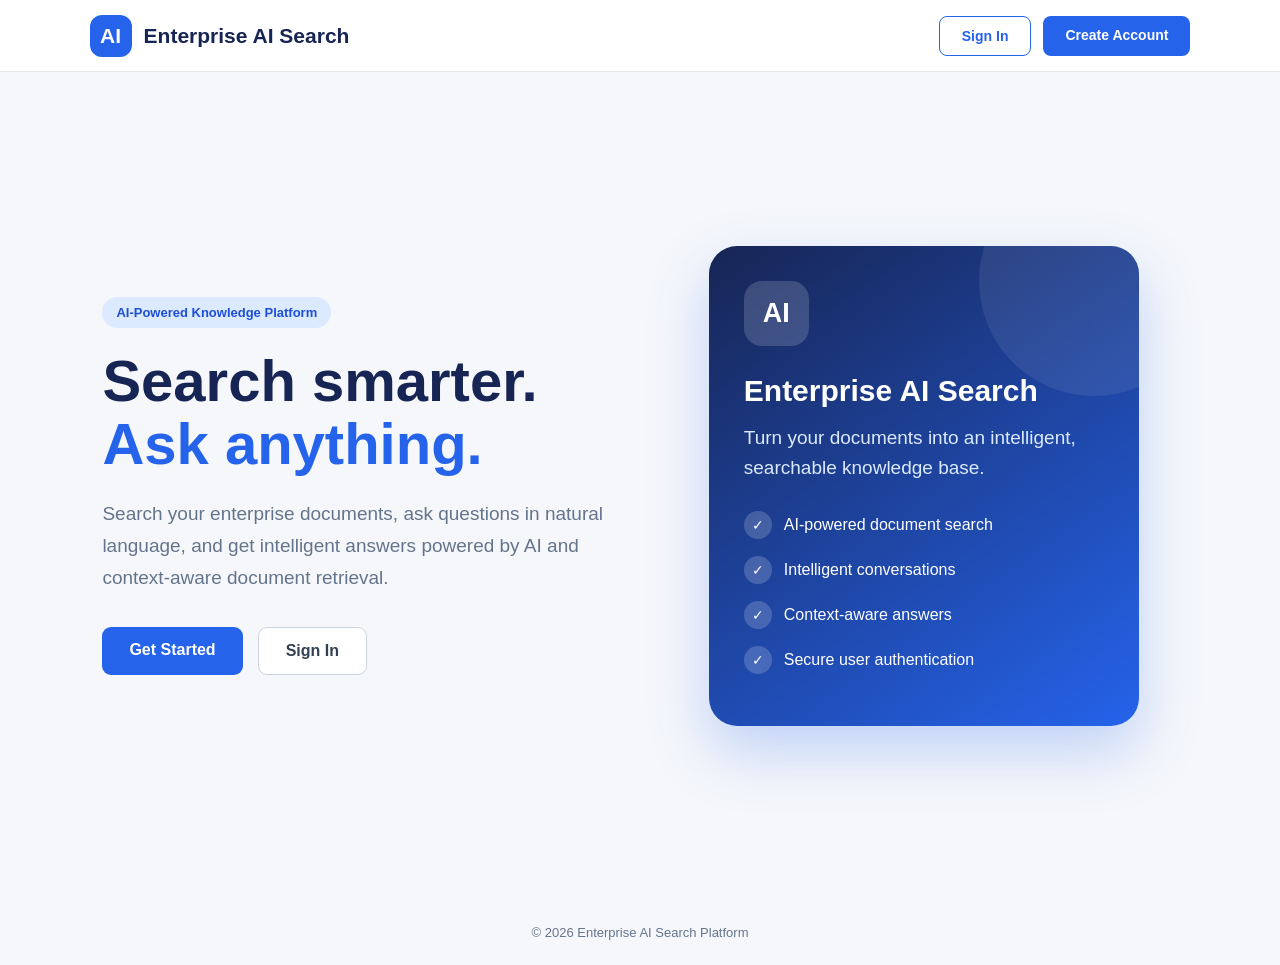
<file: frontend/index.html>
<!DOCTYPE html>
<html lang="en">
<head>
    <meta charset="UTF-8">
    <meta name="viewport" content="width=device-width, initial-scale=1.0">

    <title>Enterprise AI Search</title>

    <link rel="stylesheet" href="css/style.css">

    <style>
        * {
            margin: 0;
            padding: 0;
            box-sizing: border-box;
        }

        body {
            font-family: Arial, Helvetica, sans-serif;
            background: #f5f7fb;
            color: #172033;
        }

        .navbar {
            height: 72px;
            background: white;
            border-bottom: 1px solid #e5e7eb;
            display: flex;
            align-items: center;
            justify-content: space-between;
            padding: 0 7%;
        }

        .logo {
            display: flex;
            align-items: center;
            gap: 12px;
            font-size: 21px;
            font-weight: 700;
            color: #172554;
        }

        .logo-icon {
            width: 42px;
            height: 42px;
            border-radius: 12px;
            background: #2563eb;
            color: white;
            display: flex;
            align-items: center;
            justify-content: center;
            font-weight: bold;
        }

        .nav-buttons {
            display: flex;
            gap: 12px;
        }

        .btn {
            text-decoration: none;
            padding: 11px 22px;
            border-radius: 8px;
            font-size: 14px;
            font-weight: 600;
            transition: 0.2s;
        }

        .btn-login {
            color: #2563eb;
            border: 1px solid #2563eb;
            background: white;
        }

        .btn-login:hover {
            background: #eff6ff;
        }

        .btn-register {
            color: white;
            background: #2563eb;
        }

        .btn-register:hover {
            background: #1d4ed8;
        }

        .hero {
            min-height: calc(100vh - 72px);
            display: flex;
            align-items: center;
            justify-content: space-between;
            gap: 60px;
            padding: 70px 8%;
        }

        .hero-left {
            flex: 1;
            max-width: 650px;
        }

        .badge {
            display: inline-block;
            padding: 8px 14px;
            background: #dbeafe;
            color: #1d4ed8;
            border-radius: 20px;
            font-size: 13px;
            font-weight: 600;
            margin-bottom: 22px;
        }

        .hero h1 {
            font-size: 58px;
            line-height: 1.08;
            margin-bottom: 22px;
            color: #172554;
        }

        .hero h1 span {
            color: #2563eb;
        }

        .hero p {
            font-size: 19px;
            line-height: 1.7;
            color: #64748b;
            margin-bottom: 32px;
        }

        .hero-buttons {
            display: flex;
            gap: 15px;
            flex-wrap: wrap;
        }

        .primary-btn {
            display: inline-block;
            text-decoration: none;
            padding: 14px 27px;
            border-radius: 9px;
            background: #2563eb;
            color: white;
            font-weight: 600;
        }

        .primary-btn:hover {
            background: #1d4ed8;
        }

        .secondary-btn {
            display: inline-block;
            text-decoration: none;
            padding: 14px 27px;
            border-radius: 9px;
            border: 1px solid #cbd5e1;
            background: white;
            color: #334155;
            font-weight: 600;
        }

        .secondary-btn:hover {
            background: #f8fafc;
        }

        .hero-right {
            flex: 1;
            display: flex;
            justify-content: center;
        }

        .ai-card {
            width: 430px;
            min-height: 430px;
            background: linear-gradient(145deg, #172554, #2563eb);
            border-radius: 28px;
            padding: 35px;
            color: white;
            box-shadow: 0 25px 60px rgba(37, 99, 235, 0.25);
            position: relative;
            overflow: hidden;
        }

        .ai-card::before {
            content: "";
            position: absolute;
            width: 230px;
            height: 230px;
            border-radius: 50%;
            background: rgba(255,255,255,0.08);
            top: -80px;
            right: -70px;
        }

        .ai-icon {
            width: 65px;
            height: 65px;
            border-radius: 18px;
            background: rgba(255,255,255,0.16);
            display: flex;
            align-items: center;
            justify-content: center;
            font-size: 27px;
            font-weight: bold;
            margin-bottom: 28px;
        }

        .ai-card h2 {
            font-size: 30px;
            margin-bottom: 15px;
        }

        .ai-card p {
            color: #dbeafe;
            line-height: 1.6;
            margin-bottom: 28px;
        }

        .feature {
            display: flex;
            align-items: center;
            gap: 12px;
            margin: 17px 0;
            color: white;
        }

        .check {
            width: 28px;
            height: 28px;
            border-radius: 50%;
            background: rgba(255,255,255,0.18);
            display: flex;
            align-items: center;
            justify-content: center;
            font-size: 14px;
        }

        footer {
            text-align: center;
            padding: 25px;
            color: #64748b;
            font-size: 13px;
        }

        @media (max-width: 900px) {
            .hero {
                flex-direction: column;
                padding: 50px 6%;
                text-align: center;
            }

            .hero-buttons {
                justify-content: center;
            }

            .hero h1 {
                font-size: 44px;
            }

            .hero-right {
                width: 100%;
            }
        }

        @media (max-width: 550px) {
            .navbar {
                padding: 0 20px;
            }

            .logo span {
                display: none;
            }

            .hero h1 {
                font-size: 37px;
            }

            .hero p {
                font-size: 16px;
            }

            .ai-card {
                width: 100%;
                min-height: auto;
            }

            .nav-buttons .btn {
                padding: 9px 12px;
            }
        }
    </style>
</head>

<body>

<nav class="navbar">

    <div class="logo">
        <div class="logo-icon">AI</div>
        <span>Enterprise AI Search</span>
    </div>

    <div class="nav-buttons">
        <a href="login.html" class="btn btn-login">Sign In</a>
        <a href="register.html" class="btn btn-register">Create Account</a>
    </div>

</nav>


<main class="hero">

    <section class="hero-left">

        <div class="badge">
            AI-Powered Knowledge Platform
        </div>

        <h1>
            Search smarter.<br>
            <span>Ask anything.</span>
        </h1>

        <p>
            Search your enterprise documents, ask questions in natural
            language, and get intelligent answers powered by AI and
            context-aware document retrieval.
        </p>

        <div class="hero-buttons">

            <a href="register.html" class="primary-btn">
                Get Started
            </a>

            <a href="login.html" class="secondary-btn">
                Sign In
            </a>

        </div>

    </section>


    <section class="hero-right">

        <div class="ai-card">

            <div class="ai-icon">
                AI
            </div>

            <h2>
                Enterprise AI Search
            </h2>

            <p>
                Turn your documents into an intelligent,
                searchable knowledge base.
            </p>

            <div class="feature">
                <div class="check">✓</div>
                <span>AI-powered document search</span>
            </div>

            <div class="feature">
                <div class="check">✓</div>
                <span>Intelligent conversations</span>
            </div>

            <div class="feature">
                <div class="check">✓</div>
                <span>Context-aware answers</span>
            </div>

            <div class="feature">
                <div class="check">✓</div>
                <span>Secure user authentication</span>
            </div>

        </div>

    </section>

</main>


<footer>
    © 2026 Enterprise AI Search Platform
</footer>

</body>
</html>
</file>
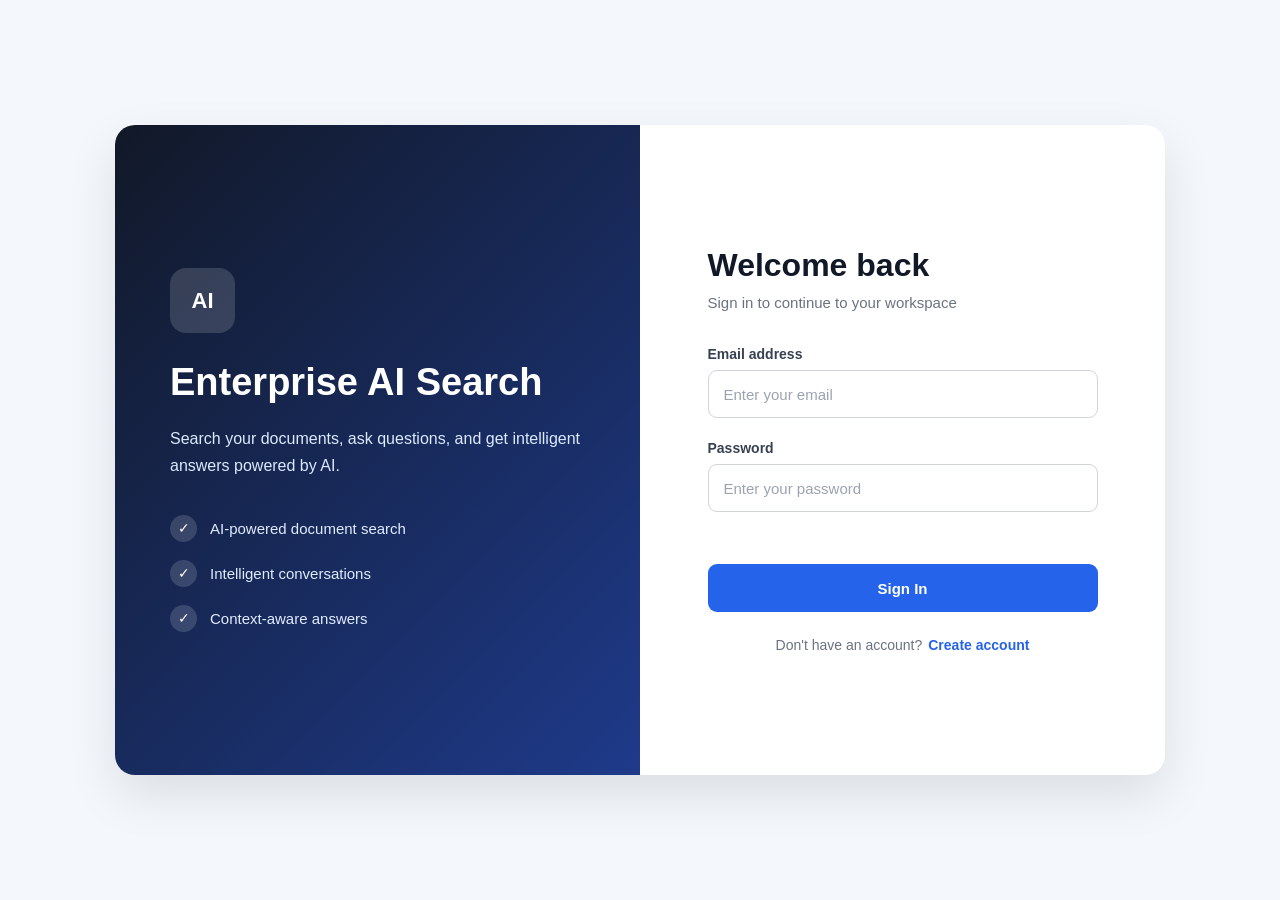
<file: frontend/chat.html>
<!DOCTYPE html>
<html lang="en">
<head>
    <meta charset="UTF-8">

    <meta name="viewport"
          content="width=device-width, initial-scale=1.0">

    <title>Enterprise AI Search</title>

    <style>
        * {
            box-sizing: border-box;
            margin: 0;
            padding: 0;
            font-family: Arial, Helvetica, sans-serif;
        }

        body {
            height: 100vh;
            background: #f5f7fb;
            color: #1f2937;
            overflow: hidden;
        }

        .app {
            display: flex;
            height: 100vh;
        }

        /* ================= SIDEBAR ================= */

        .sidebar {
            width: 290px;
            background: #111827;
            color: white;
            display: flex;
            flex-direction: column;
            border-right: 1px solid #273244;
        }

        .sidebar-header {
            padding: 22px 20px;
            border-bottom: 1px solid #273244;
        }

        .logo {
            display: flex;
            align-items: center;
            gap: 12px;
        }

        .logo-box {
            width: 42px;
            height: 42px;
            border-radius: 12px;
            background: #2563eb;
            display: flex;
            align-items: center;
            justify-content: center;
            font-weight: bold;
            font-size: 20px;
        }

        .logo-text {
            font-size: 17px;
            font-weight: 700;
        }

        .new-chat {
            margin: 18px;
            padding: 12px 16px;
            border: 1px solid #374151;
            background: #1f2937;
            color: white;
            border-radius: 10px;
            cursor: pointer;
            font-size: 14px;
            font-weight: 600;
        }

        .new-chat:hover {
            background: #374151;
        }

        .conversation-title {
            padding: 0 18px 10px;
            font-size: 12px;
            color: #9ca3af;
            text-transform: uppercase;
            letter-spacing: 1px;
        }

        .conversation-list {
            flex: 1;
            overflow-y: auto;
            padding: 0 10px;
        }

        .conversation-item {
            padding: 12px 12px;
            margin-bottom: 5px;
            border-radius: 8px;
            cursor: pointer;
            color: #d1d5db;
            font-size: 14px;
            white-space: nowrap;
            overflow: hidden;
            text-overflow: ellipsis;
        }

        .conversation-item:hover {
            background: #1f2937;
        }

        .conversation-item.active {
            background: #2563eb;
            color: white;
        }

        .sidebar-footer {
            border-top: 1px solid #273244;
            padding: 15px;
        }

        .user-email {
            font-size: 12px;
            color: #9ca3af;
            margin-bottom: 10px;
            word-break: break-all;
        }

        .logout-btn {
            width: 100%;
            padding: 10px;
            border: none;
            border-radius: 8px;
            background: #374151;
            color: white;
            cursor: pointer;
        }

        .logout-btn:hover {
            background: #4b5563;
        }

        /* ================= MAIN ================= */

        .main {
            flex: 1;
            display: flex;
            flex-direction: column;
            min-width: 0;
        }

        .topbar {
            height: 70px;
            background: white;
            border-bottom: 1px solid #e5e7eb;
            display: flex;
            align-items: center;
            justify-content: space-between;
            padding: 0 25px;
        }

        .topbar h1 {
            font-size: 20px;
            color: #111827;
        }

        .status {
            display: flex;
            align-items: center;
            gap: 8px;
            font-size: 13px;
            color: #6b7280;
        }

        .status-dot {
            width: 9px;
            height: 9px;
            border-radius: 50%;
            background: #22c55e;
        }

        /* ================= CHAT ================= */

        .chat-container {
            flex: 1;
            display: flex;
            flex-direction: column;
            min-height: 0;
        }

        .messages {
            flex: 1;
            overflow-y: auto;
            padding: 30px;
        }

        .welcome {
            max-width: 700px;
            margin: 100px auto 0;
            text-align: center;
        }

        .welcome-icon {
            width: 70px;
            height: 70px;
            margin: 0 auto 20px;
            background: #dbeafe;
            color: #2563eb;
            border-radius: 20px;
            display: flex;
            align-items: center;
            justify-content: center;
            font-size: 30px;
            font-weight: bold;
        }

        .welcome h2 {
            font-size: 30px;
            margin-bottom: 12px;
            color: #111827;
        }

        .welcome p {
            color: #6b7280;
            font-size: 16px;
            line-height: 1.6;
        }

        .message {
            max-width: 850px;
            margin: 0 auto 22px;
            display: flex;
            gap: 12px;
        }

        .message.user {
            justify-content: flex-end;
        }

        .message-content {
            max-width: 75%;
            padding: 14px 17px;
            border-radius: 14px;
            line-height: 1.6;
            font-size: 14px;
            white-space: pre-wrap;
        }

        .message.user .message-content {
            background: #2563eb;
            color: white;
            border-bottom-right-radius: 4px;
        }

        .message.assistant .message-content {
            background: white;
            border: 1px solid #e5e7eb;
            color: #1f2937;
            border-bottom-left-radius: 4px;
        }

        .message-label {
            font-size: 11px;
            color: #9ca3af;
            margin-bottom: 5px;
        }

        /* ================= INPUT ================= */

        .input-area {
            padding: 18px 30px 25px;
            background: #f5f7fb;
        }

        .input-wrapper {
            max-width: 850px;
            margin: auto;
            background: white;
            border: 1px solid #d1d5db;
            border-radius: 15px;
            padding: 10px;
            display: flex;
            gap: 10px;
            box-shadow: 0 4px 15px rgba(0,0,0,0.05);
        }

        .question-input {
            flex: 1;
            border: none;
            outline: none;
            resize: none;
            padding: 12px;
            font-size: 14px;
            min-height: 44px;
            max-height: 130px;
        }

        .send-btn {
            width: 48px;
            height: 48px;
            border: none;
            border-radius: 12px;
            background: #2563eb;
            color: white;
            cursor: pointer;
            font-size: 18px;
        }

        .send-btn:hover {
            background: #1d4ed8;
        }

        .send-btn:disabled {
            background: #93c5fd;
            cursor: not-allowed;
        }

        .hint {
            text-align: center;
            font-size: 11px;
            color: #9ca3af;
            margin-top: 9px;
        }

        /* ================= LOADING ================= */

        .typing {
            display: flex;
            gap: 4px;
            padding: 5px;
        }

        .typing span {
            width: 7px;
            height: 7px;
            background: #9ca3af;
            border-radius: 50%;
            animation: blink 1.2s infinite;
        }

        .typing span:nth-child(2) {
            animation-delay: .2s;
        }

        .typing span:nth-child(3) {
            animation-delay: .4s;
        }

        @keyframes blink {
            0%, 80%, 100% {
                opacity: .3;
            }

            40% {
                opacity: 1;
            }
        }

        /* ================= RESPONSIVE ================= */

        @media (max-width: 800px) {

            .sidebar {
                width: 220px;
            }

            .messages {
                padding: 20px 12px;
            }

            .input-area {
                padding: 12px;
            }

            .message-content {
                max-width: 85%;
            }

            .welcome {
                margin-top: 60px;
            }

            .welcome h2 {
                font-size: 24px;
            }
        }

        @media (max-width: 600px) {

            .sidebar {
                display: none;
            }

            .topbar {
                padding: 0 15px;
            }

            .messages {
                padding: 15px 10px;
            }

            .message-content {
                max-width: 90%;
            }
        }
    </style>
</head>

<body>

<div class="app">

    <!-- ================= SIDEBAR ================= -->

    <aside class="sidebar">

        <div class="sidebar-header">

            <div class="logo">

                <div class="logo-box">
                    AI
                </div>

                <div class="logo-text">
                    Enterprise AI Search
                </div>

            </div>

        </div>

        <button class="new-chat" id="newChatBtn">
            + New Conversation
        </button>

        <div class="conversation-title">
            Conversations
        </div>

        <div class="conversation-list"
             id="conversationList">
        </div>

        <div class="sidebar-footer">

            <div class="user-email"
                 id="userEmail">
                Loading...
            </div>

            <button class="logout-btn"
                    id="logoutBtn">
                Logout
            </button>

        </div>

    </aside>


    <!-- ================= MAIN ================= -->

    <main class="main">

        <header class="topbar">

            <h1 id="conversationTitle">
                New Conversation
            </h1>

            <div class="status">

                <span class="status-dot"></span>

                AI Online

            </div>

        </header>


        <section class="chat-container">

            <div class="messages"
                 id="messages">

                <div class="welcome"
                     id="welcome">

                    <div class="welcome-icon">
                        AI
                    </div>

                    <h2>
                        Welcome to Enterprise AI Search
                    </h2>

                    <p>
                        Ask questions about your uploaded documents
                        and get context-aware answers powered by AI.
                    </p>

                </div>

            </div>


            <div class="input-area">

                <div class="input-wrapper">

                    <textarea
                            id="questionInput"
                            class="question-input"
                            placeholder="Ask something about your documents..."
                            rows="1">
                    </textarea>

                    <button
                            id="sendBtn"
                            class="send-btn">
                        ➤
                    </button>

                </div>

                <div class="hint">
                    Enterprise AI Search • Context-aware answers
                </div>

            </div>

        </section>

    </main>

</div>


<script>

    const DOCUMENT_SERVICE =
        "http://localhost:8081";

    let token = localStorage.getItem("token");

    let currentConversationId = null;


    /* =========================================
       CHECK LOGIN
       ========================================= */

    if (!token) {

        window.location.href = "login.html";

    }


    /* =========================================
       AUTH HEADERS
       ========================================= */

    function authHeaders() {

        return {

            "Content-Type": "application/json",

            "Authorization": "Bearer " + token

        };

    }


    /* =========================================
       USER EMAIL
       ========================================= */

    function loadUserEmail() {

        const email =
            localStorage.getItem("email") ||
            localStorage.getItem("userEmail") ||
            "Logged in user";

        document.getElementById("userEmail")
            .textContent = email;

    }


    /* =========================================
       LOAD CONVERSATIONS
       ========================================= */

    async function loadConversations() {

        try {

            const response =
                await fetch(
                    DOCUMENT_SERVICE +
                    "/api/v1/conversations",
                    {
                        method: "GET",
                        headers: authHeaders()
                    }
                );

            if (response.status === 401 ||
                response.status === 403) {

                logout();

                return;

            }

            if (!response.ok) {

                throw new Error(
                    "Failed to load conversations"
                );

            }

            const conversations =
                await response.json();

            renderConversations(conversations);

            if (conversations.length > 0) {

                openConversation(
                    conversations[0].id
                );

            }

        } catch (error) {

            console.error(
                "Conversation loading error:",
                error
            );

        }

    }


    /* =========================================
       RENDER CONVERSATIONS
       ========================================= */

    function renderConversations(
        conversations
    ) {

        const list =
            document.getElementById(
                "conversationList"
            );

        list.innerHTML = "";

        conversations.forEach(
            conversation => {

                const item =
                    document.createElement("div");

                item.className =
                    "conversation-item";

                item.textContent =
                    conversation.title ||
                    "New Conversation";

                item.dataset.id =
                    conversation.id;

                item.onclick = function () {

                    openConversation(
                        conversation.id
                    );

                };

                list.appendChild(item);

            }
        );

    }


    /* =========================================
       CREATE CONVERSATION
       ========================================= */

    async function createConversation() {

        try {

            const response =
                await fetch(
                    DOCUMENT_SERVICE +
                    "/api/v1/conversations",
                    {
                        method: "POST",
                        headers: authHeaders(),
                        body: JSON.stringify({
                            title: ""
                        })
                    }
                );

            if (!response.ok) {

                throw new Error(
                    "Could not create conversation"
                );

            }

            const conversation =
                await response.json();

            currentConversationId =
                conversation.id;

            document.getElementById(
                "conversationTitle"
            ).textContent =
                conversation.title ||
                "New Conversation";

            clearMessages();

            await loadConversations();

            currentConversationId =
                conversation.id;

        } catch (error) {

            console.error(
                "Create conversation error:",
                error
            );

            alert(
                "Could not create conversation."
            );

        }

    }


    /* =========================================
       OPEN CONVERSATION
       ========================================= */

    async function openConversation(
        conversationId
    ) {

        currentConversationId =
            conversationId;

        try {

            const response =
                await fetch(
                    DOCUMENT_SERVICE +
                    "/api/v1/conversations/" +
                    conversationId +
                    "/messages",
                    {
                        method: "GET",
                        headers: authHeaders()
                    }
                );

            if (!response.ok) {

                throw new Error(
                    "Could not load messages"
                );

            }

            const messages =
                await response.json();

            clearMessages();

            const conversationResponse =
                await fetch(
                    DOCUMENT_SERVICE +
                    "/api/v1/conversations",
                    {
                        method: "GET",
                        headers: authHeaders()
                    }
                );

            if (conversationResponse.ok) {

                const conversations =
                    await conversationResponse.json();

                const conversation =
                    conversations.find(
                        c =>
                            c.id === conversationId
                    );

                if (conversation) {

                    document.getElementById(
                        "conversationTitle"
                    ).textContent =
                        conversation.title ||
                        "New Conversation";

                }

            }

            messages.forEach(message => {

                addMessage(
                    message.role === "USER"
                        ? "user"
                        : "assistant",
                    message.content
                );

            });

            updateActiveConversation();

        } catch (error) {

            console.error(
                "Open conversation error:",
                error
            );

        }

    }


    /* =========================================
       SEND QUESTION
       ========================================= */

    async function sendQuestion() {

        const input =
            document.getElementById(
                "questionInput"
            );

        const sendButton =
            document.getElementById(
                "sendBtn"
            );

        const question =
            input.value.trim();

        if (!question) {

            return;

        }

        if (!currentConversationId) {

            await createConversation();

        }

        if (!currentConversationId) {

            return;

        }

        addMessage(
            "user",
            question
        );

        input.value = "";

        sendButton.disabled = true;

        const loading =
            addLoadingMessage();

        try {

            const response =
                await fetch(
                    DOCUMENT_SERVICE +
                    "/api/v1/conversations/" +
                    currentConversationId +
                    "/ask",
                    {
                        method: "POST",
                        headers: authHeaders(),
                        body: JSON.stringify({
                            question: question,
                            limit: 5
                        })
                    }
                );

            if (response.status === 401 ||
                response.status === 403) {

                logout();

                return;

            }

            if (!response.ok) {

                const errorText =
                    await response.text();

                throw new Error(
                    errorText ||
                    "Failed to get AI response"
                );

            }

            const result =
                await response.json();

            loading.remove();

            addMessage(
                "assistant",
                result.answer ||
                "I couldn't generate an answer."
            );

            await loadConversations();

        } catch (error) {

            loading.remove();

            console.error(
                "Ask question error:",
                error
            );

            addMessage(
                "assistant",
                "Sorry, something went wrong while getting the AI response."
            );

        } finally {

            sendButton.disabled = false;

            input.focus();

        }

    }


    /* =========================================
       ADD MESSAGE
       ========================================= */

    function addMessage(
        role,
        content
    ) {

        const messages =
            document.getElementById(
                "messages"
            );

        const welcome =
            document.getElementById(
                "welcome"
            );

        if (welcome) {

            welcome.remove();

        }

        const wrapper =
            document.createElement("div");

        wrapper.className =
            "message " + role;

        const inner =
            document.createElement("div");

        inner.innerHTML =

            '<div class="message-label">' +
            (role === "user"
                ? "You"
                : "AI Assistant") +
            '</div>' +

            '<div class="message-content"></div>';

        inner.querySelector(
            ".message-content"
        ).textContent = content;

        wrapper.appendChild(inner);

        messages.appendChild(wrapper);

        messages.scrollTop =
            messages.scrollHeight;

    }


    /* =========================================
       LOADING MESSAGE
       ========================================= */

    function addLoadingMessage() {

        const messages =
            document.getElementById(
                "messages"
            );

        const wrapper =
            document.createElement("div");

        wrapper.className =
            "message assistant";

        wrapper.innerHTML =

            '<div>' +

            '<div class="message-label">' +
            'AI Assistant' +
            '</div>' +

            '<div class="message-content">' +

            '<div class="typing">' +

            '<span></span>' +
            '<span></span>' +
            '<span></span>' +

            '</div>' +

            '</div>' +

            '</div>';

        messages.appendChild(wrapper);

        messages.scrollTop =
            messages.scrollHeight;

        return wrapper;

    }


    /* =========================================
       CLEAR MESSAGES
       ========================================= */

    function clearMessages() {

        const messages =
            document.getElementById(
                "messages"
            );

        messages.innerHTML = "";

    }


    /* =========================================
       ACTIVE CONVERSATION
       ========================================= */

    function updateActiveConversation() {

        document
            .querySelectorAll(
                ".conversation-item"
            )
            .forEach(item => {

                item.classList.toggle(
                    "active",
                    item.dataset.id ===
                    currentConversationId
                );

            });

    }


    /* =========================================
       LOGOUT
       ========================================= */

    function logout() {

        localStorage.removeItem("token");
        localStorage.removeItem("email");
        localStorage.removeItem("userEmail");

        window.location.href =
            "login.html";

    }


    /* =========================================
       EVENTS
       ========================================= */

    document
        .getElementById("sendBtn")
        .addEventListener(
            "click",
            sendQuestion
        );


    document
        .getElementById("newChatBtn")
        .addEventListener(
            "click",
            createConversation
        );


    document
        .getElementById("logoutBtn")
        .addEventListener(
            "click",
            logout
        );


    document
        .getElementById("questionInput")
        .addEventListener(
            "keydown",
            function(event) {

                if (
                    event.key === "Enter" &&
                    !event.shiftKey
                ) {

                    event.preventDefault();

                    sendQuestion();

                }

            }
        );


    /* =========================================
       INITIALIZE
       ========================================= */

    loadUserEmail();

    loadConversations();

</script>

</body>
</html>
</file>
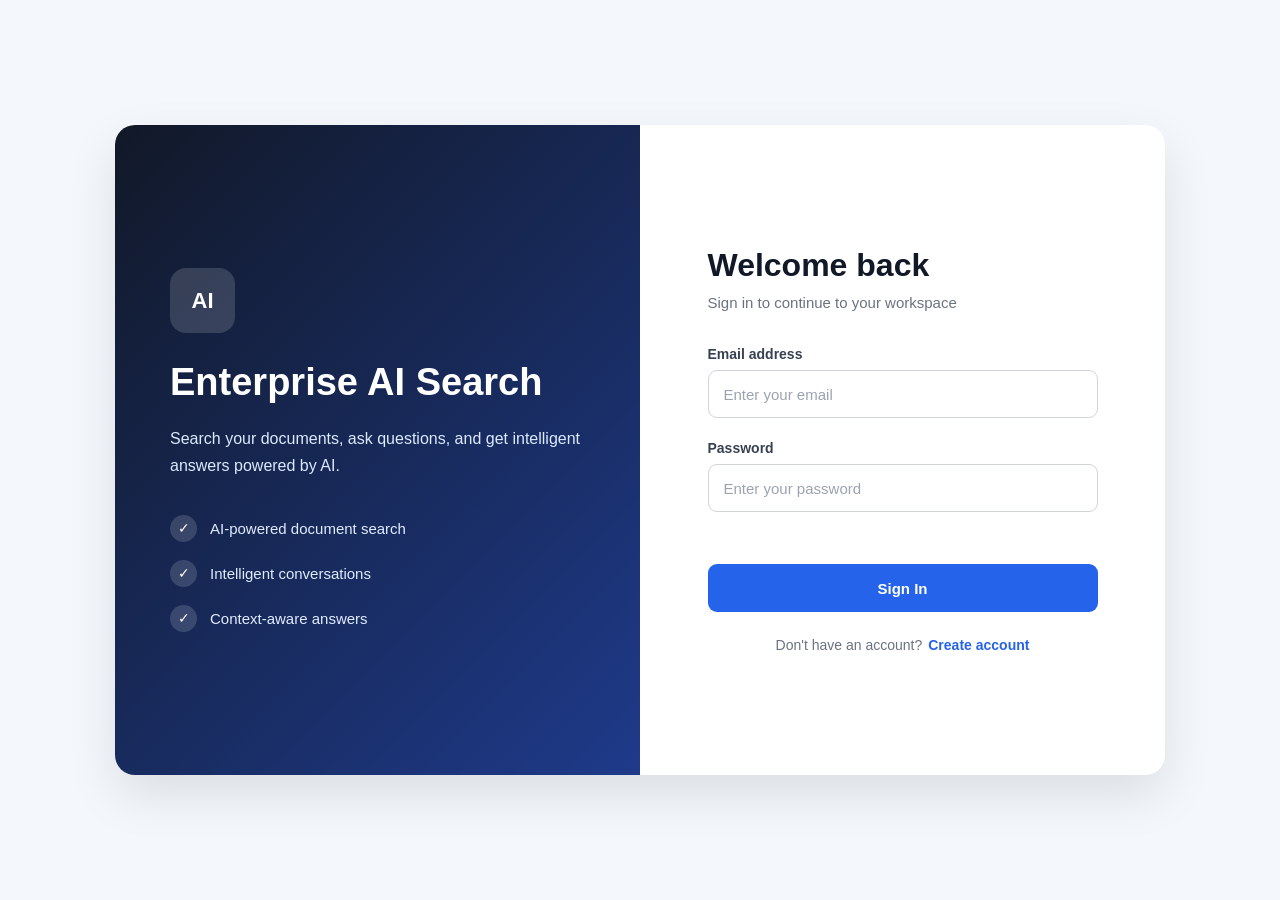
<file: frontend/dashboard.html>
<!DOCTYPE html>
<html lang="en">

<head>

    <meta charset="UTF-8">

    <meta
            name="viewport"
            content="width=device-width, initial-scale=1.0"
    >

    <title>Enterprise AI Search</title>

    <style>

        * {
            margin: 0;
            padding: 0;
            box-sizing: border-box;
            font-family: Arial, Helvetica, sans-serif;
        }


        body {
            height: 100vh;
            background: #f5f7fb;
            display: flex;
            overflow: hidden;
        }


        /* =====================================================
           SIDEBAR
           ===================================================== */

        .sidebar {
            width: 280px;
            background: #172554;
            color: white;
            display: flex;
            flex-direction: column;
            height: 100vh;
        }


        .logo {
            padding: 25px 22px;
            font-size: 22px;
            font-weight: bold;
            border-bottom: 1px solid rgba(255,255,255,0.1);
        }


        .logo span {
            color: #60a5fa;
        }


        .new-chat {
            margin: 20px;
            padding: 13px;
            border: none;
            border-radius: 9px;
            background: #2563eb;
            color: white;
            font-size: 15px;
            font-weight: bold;
            cursor: pointer;
        }


        .new-chat:hover {
            background: #1d4ed8;
        }


        .conversation-title {
            padding: 0 20px 12px;
            color: #94a3b8;
            font-size: 13px;
            text-transform: uppercase;
        }


        .conversation-list {
            flex: 1;
            overflow-y: auto;
            padding: 0 10px;
        }


        .conversation-item {
            padding: 13px 12px;
            border-radius: 8px;
            cursor: pointer;
            margin-bottom: 5px;
            color: white;
            transition: background 0.2s;
        }


        .conversation-item:hover {
            background: #1e3a8a;
        }


        .conversation-item.active {
            background: #2563eb;
        }


        .conversation-title-text {
            white-space: nowrap;
            overflow: hidden;
            text-overflow: ellipsis;
        }


        .loading-conversations,
        .empty-conversations,
        .conversation-error {
            padding: 15px;
            font-size: 13px;
        }


        .loading-conversations,
        .empty-conversations {
            color: #94a3b8;
        }


        .conversation-error {
            color: #f87171;
        }


        .logout {
            margin: 20px;
            padding: 11px;
            border: 1px solid #475569;
            background: transparent;
            color: white;
            border-radius: 8px;
            cursor: pointer;
        }


        .logout:hover {
            background: #334155;
        }


        /* =====================================================
           MAIN
           ===================================================== */

        .main {
            flex: 1;
            display: flex;
            flex-direction: column;
            height: 100vh;
        }


        .topbar {
            height: 70px;
            background: white;
            border-bottom: 1px solid #e2e8f0;
            display: flex;
            align-items: center;
            justify-content: space-between;
            padding: 0 30px;
        }


        .topbar h2 {
            color: #172554;
            font-size: 20px;
        }


        .user-email {
            color: #64748b;
            font-size: 14px;
        }


        /* =====================================================
           CHAT
           ===================================================== */

        .chat-messages {
            flex: 1;
            overflow-y: auto;
            padding: 30px;
        }


        .welcome-message {
            max-width: 800px;
            margin: 70px auto;
            text-align: center;
        }


        .welcome-message h1 {
            color: #172554;
            font-size: 34px;
            margin-bottom: 12px;
        }


        .welcome-message p {
            color: #64748b;
            font-size: 17px;
            line-height: 1.6;
        }


        .message {
            max-width: 850px;
            margin: 0 auto 20px;
        }


        .message.user-message {
            display: flex;
            justify-content: flex-end;
        }


        .message.assistant-message {
            display: flex;
            justify-content: flex-start;
        }


        .message-role {
            font-size: 12px;
            font-weight: bold;
            color: #64748b;
            margin-bottom: 5px;
        }


        .message-content {
            max-width: 75%;
            padding: 14px 18px;
            border-radius: 14px;
            line-height: 1.6;
            font-size: 15px;
            white-space: normal;
        }


        .user-message .message-content {
            background: #2563eb;
            color: white;
            border-bottom-right-radius: 4px;
        }


        .assistant-message .message-content {
            background: white;
            color: #1e293b;
            border: 1px solid #e2e8f0;
            border-bottom-left-radius: 4px;
        }


        .thinking-message .message-content {
            color: #64748b;
            font-style: italic;
        }


        /* =====================================================
           INPUT
           ===================================================== */

        .input-area {
            background: white;
            border-top: 1px solid #e2e8f0;
            padding: 20px 30px;
        }


        .input-box {
            max-width: 900px;
            margin: auto;
            display: flex;
            gap: 10px;
        }


        .question-input {
            flex: 1;
            padding: 15px 18px;
            border: 1px solid #cbd5e1;
            border-radius: 10px;
            outline: none;
            font-size: 15px;
        }


        .question-input:focus {
            border-color: #2563eb;
        }


        .send-btn {
            padding: 0 24px;
            border: none;
            border-radius: 10px;
            background: #2563eb;
            color: white;
            font-weight: bold;
            cursor: pointer;
        }


        .send-btn:hover {
            background: #1d4ed8;
        }


        .send-btn:disabled {
            background: #94a3b8;
            cursor: not-allowed;
        }


        /* =====================================================
           MOBILE
           ===================================================== */

        @media (max-width: 800px) {

            .sidebar {
                width: 220px;
            }


            .message-content {
                max-width: 85%;
            }


            .topbar {
                padding: 0 15px;
            }


            .chat-messages {
                padding: 15px;
            }


            .input-area {
                padding: 15px;
            }

        }

    </style>

</head>


<body>


<!-- =========================================================
     SIDEBAR
     ========================================================= -->

<aside class="sidebar">

    <div class="logo">
        Enterprise <span>AI</span>
    </div>


    <button
            id="newConversationBtn"
            class="new-chat"
            type="button"
    >
        + New Conversation
    </button>


    <div class="conversation-title">
        Conversations
    </div>


    <div
            id="conversationList"
            class="conversation-list"
    >
        <div class="loading-conversations">
            Loading conversations...
        </div>
    </div>


    <button
            id="logoutBtn"
            class="logout"
            type="button"
    >
        Logout
    </button>

</aside>



<!-- =========================================================
     MAIN
     ========================================================= -->

<main class="main">


    <!-- TOP BAR -->

    <header class="topbar">

        <h2 id="currentTitle">
            Enterprise AI Search
        </h2>


        <div
                id="userEmail"
                class="user-email"
        >
        </div>

    </header>



    <!-- CHAT -->

    <section
            id="chatMessages"
            class="chat-messages"
    >

        <div class="welcome-message">

            <h1>
                Welcome to Enterprise AI Search
            </h1>

            <p>
                Search your documents, ask questions
                and get intelligent AI-powered answers
                from your knowledge base.
            </p>

        </div>

    </section>



    <!-- INPUT -->

    <footer class="input-area">

        <div class="input-box">

            <input
                    id="messageInput"
                    class="question-input"
                    type="text"
                    autocomplete="off"
                    placeholder="Ask something about your documents..."
            >


            <button
                    id="sendButton"
                    class="send-btn"
                    type="button"
            >
                Send
            </button>

        </div>

    </footer>

</main>



<!-- =========================================================
     JAVASCRIPT
     IMPORTANT:
     api.js MUST load before chat.js
     ========================================================= -->

<script src="js/api.js"></script>

<script src="js/chat.js"></script>


<!-- =========================================================
     LOGOUT
     ========================================================= -->

<script>

    document
        .getElementById("logoutBtn")
        .addEventListener(
            "click",
            function () {

                localStorage.removeItem("jwtToken");
                localStorage.removeItem("token");
                localStorage.removeItem("accessToken");
                localStorage.removeItem("userEmail");
                localStorage.removeItem("email");
                localStorage.removeItem("isLoggedIn");

                window.location.href =
                    "login.html";
            }
        );

</script>


</body>

</html>
</file>
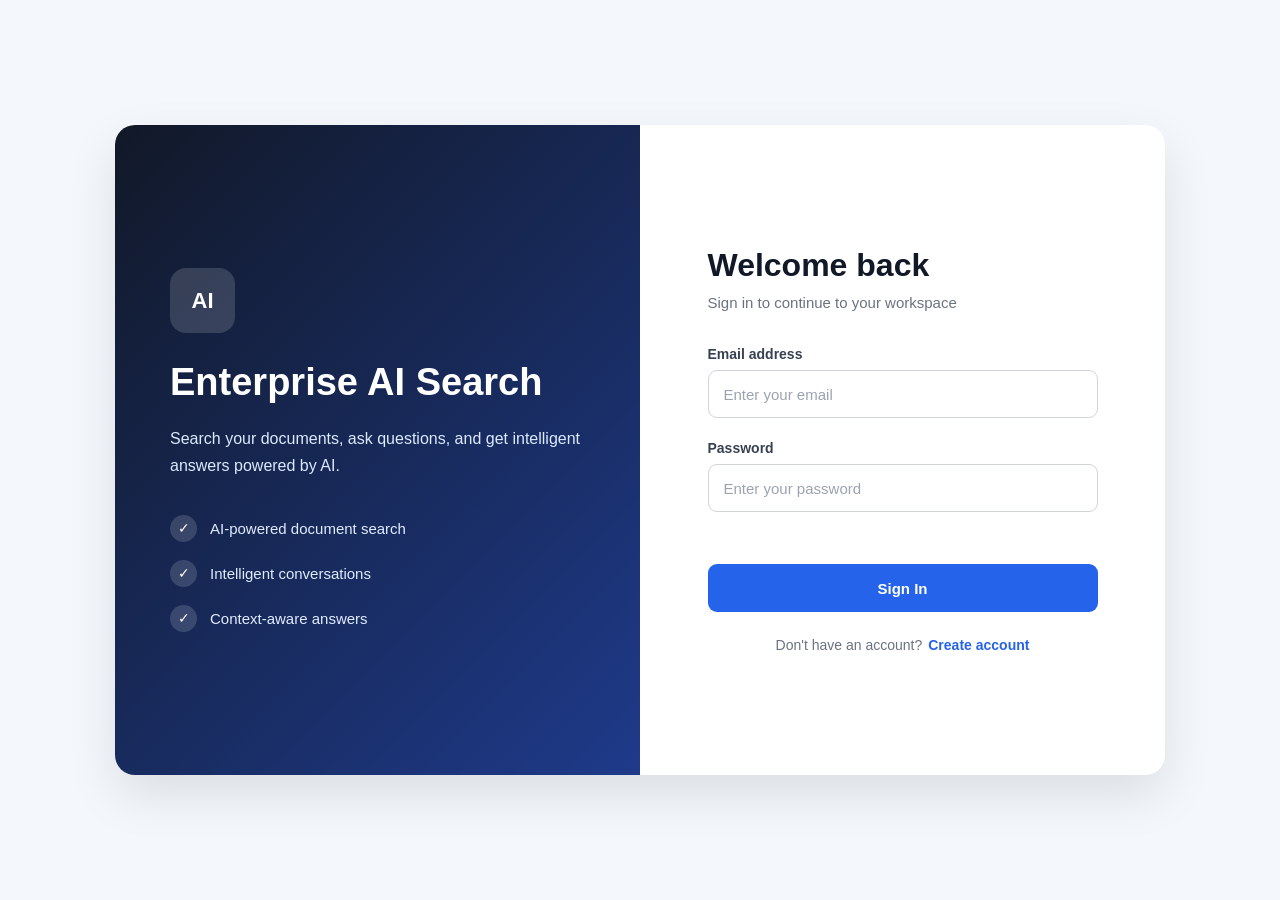
<file: frontend/login.html>
<!DOCTYPE html>
<html lang="en">

<head>
    <meta charset="UTF-8">
    <meta name="viewport" content="width=device-width, initial-scale=1.0">
    <title>Login | Enterprise AI Search</title>
    <link rel="stylesheet" href="css/style.css">
</head>

<body>

<div class="auth-page">
    <div class="auth-container">

        <!-- LEFT BRANDING -->
        <div class="auth-brand">

            <div class="brand-logo">
                <span>AI</span>
            </div>

            <h1>Enterprise AI Search</h1>

            <p>
                Search your documents, ask questions,
                and get intelligent answers powered by AI.
            </p>

            <div class="feature-list">
                <div class="feature-item">
                    <span>✓</span>
                    <p>AI-powered document search</p>
                </div>

                <div class="feature-item">
                    <span>✓</span>
                    <p>Intelligent conversations</p>
                </div>

                <div class="feature-item">
                    <span>✓</span>
                    <p>Context-aware answers</p>
                </div>
            </div>

        </div>

        <!-- LOGIN FORM -->
        <div class="auth-form-section">
            <div class="auth-form">

                <h2>Welcome back</h2>

                <p class="auth-subtitle">
                    Sign in to continue to your workspace
                </p>

                <form id="loginForm">

                    <div class="form-group">
                        <label for="email">Email address</label>
                        <input type="email" id="email" name="email"
                               placeholder="Enter your email" required>
                    </div>

                    <div class="form-group">
                        <label for="password">Password</label>
                        <input type="password" id="password" name="password"
                               placeholder="Enter your password" required>
                    </div>

                    <div id="loginError" class="error-message"></div>

                    <button type="submit" class="primary-button" id="loginButton">
                        Sign In
                    </button>

                </form>

                <div class="auth-footer">
                    <span>Don't have an account?</span>
                    <a href="register.html">Create account</a>
                </div>

            </div>
        </div>

    </div>
</div>


<script>

    const AUTH_BASE_URL = "http://localhost:8080/api/v1/auth";

    const loginForm   = document.getElementById("loginForm");
    const loginButton = document.getElementById("loginButton");
    const loginError  = document.getElementById("loginError");

    // If already logged in, go straight to the dashboard
    if (localStorage.getItem("token")) {
        window.location.replace("dashboard.html");
    }

    loginForm.addEventListener("submit", async function (event) {

        event.preventDefault();

        const email    = document.getElementById("email").value.trim();
        const password = document.getElementById("password").value;

        loginError.textContent = "";

        if (!email || !password) {
            loginError.textContent = "Please enter email and password.";
            return;
        }

        try {

            loginButton.disabled = true;
            loginButton.textContent = "Signing in...";

            const response = await fetch(AUTH_BASE_URL + "/login", {
                method: "POST",
                headers: {
                    "Content-Type": "application/json",
                    "Accept": "application/json"
                },
                body: JSON.stringify({ email: email, password: password })
            });

            const text = await response.text();

            let data = null;
            try {
                data = JSON.parse(text);
            } catch (e) {
                console.error("Response is not JSON:", text);
            }

            if (!response.ok) {
                let message = "Login failed.";
                if (data && data.message) message = data.message;
                else if (data && data.error) message = data.error;
                else if (text) message = text;
                throw new Error(message);
            }

            const token = data && (data.token || data.jwt || data.accessToken);

            if (!token) {
                throw new Error("Login succeeded but JWT token was not returned.");
            }

            // SAVE TOKEN under every key used across the app
            localStorage.setItem("token", token);        // api.js / chat.js / chat.html
            localStorage.setItem("jwtToken", token);
            localStorage.setItem("accessToken", token);
            localStorage.setItem("userEmail", email);
            localStorage.setItem("isLoggedIn", "true");

            window.location.replace("dashboard.html");

        } catch (error) {

            console.error("LOGIN ERROR:", error);

            loginError.textContent =
                error.message || "Unable to login. Please try again.";

            loginButton.disabled = false;
            loginButton.textContent = "Sign In";
        }
    });

</script>

</body>
</html>
</file>
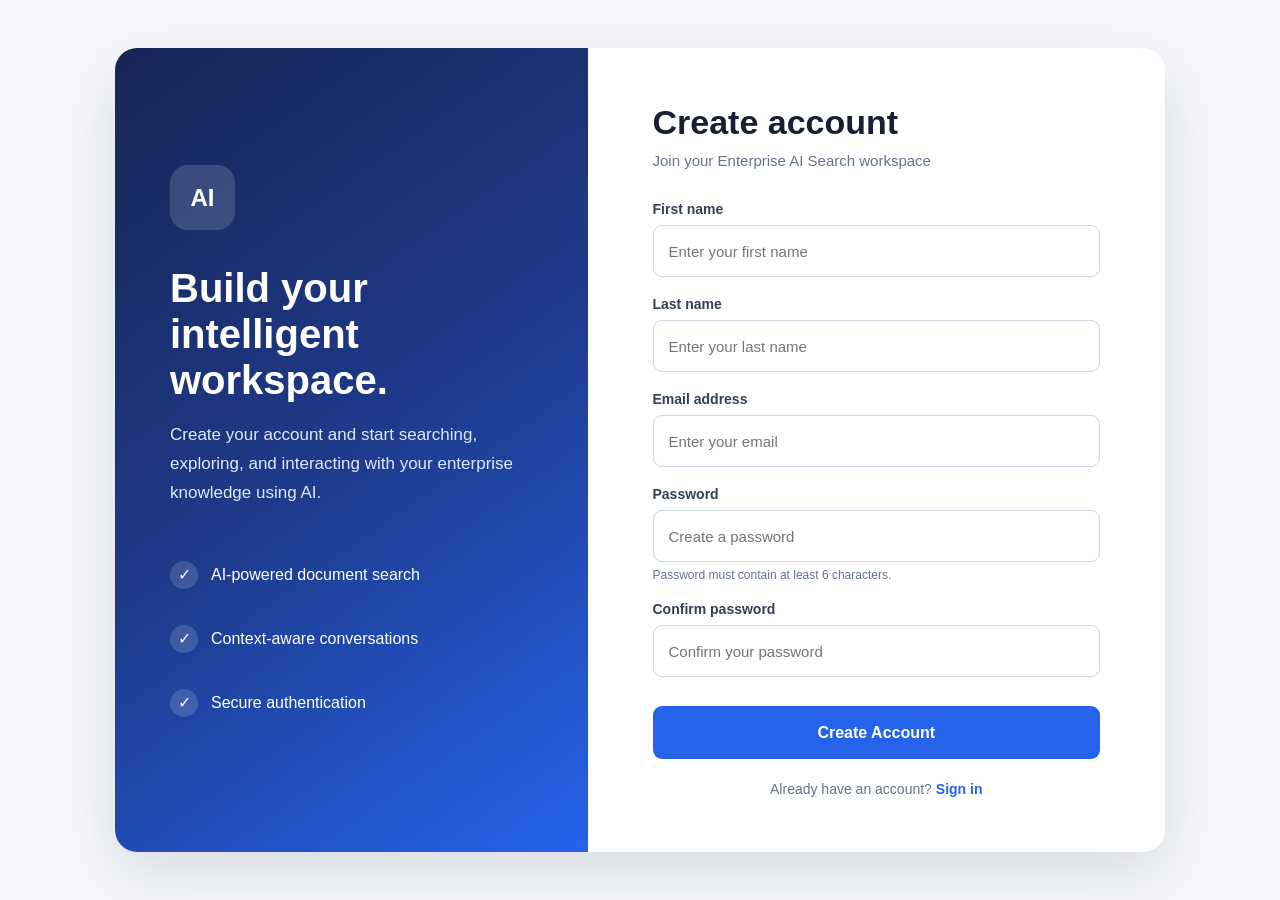
<file: frontend/register.html>
<!DOCTYPE html>
<html lang="en">

<head>

    <meta charset="UTF-8">

    <meta name="viewport"
          content="width=device-width, initial-scale=1.0">

    <title>Create Account | Enterprise AI Search</title>

    <style>

        * {
            margin: 0;
            padding: 0;
            box-sizing: border-box;
        }

        body {
            font-family: Arial, Helvetica, sans-serif;
            min-height: 100vh;
            background: #f5f7fb;
            display: flex;
            align-items: center;
            justify-content: center;
            padding: 30px;
        }

        .container {
            width: 100%;
            max-width: 1050px;
            min-height: 650px;
            background: white;
            border-radius: 22px;
            overflow: hidden;
            display: flex;
            box-shadow: 0 20px 60px rgba(15, 23, 42, 0.12);
        }

        .left-panel {
            width: 45%;
            background: linear-gradient(
                    145deg,
                    #172554,
                    #1e3a8a,
                    #2563eb
            );
            color: white;
            padding: 55px;
            display: flex;
            flex-direction: column;
            justify-content: center;
        }

        .brand-icon {
            width: 65px;
            height: 65px;
            border-radius: 18px;
            background: rgba(255,255,255,0.15);
            display: flex;
            align-items: center;
            justify-content: center;
            font-size: 24px;
            font-weight: bold;
            margin-bottom: 35px;
        }

        .left-panel h1 {
            font-size: 40px;
            line-height: 1.15;
            margin-bottom: 18px;
        }

        .left-panel p {
            font-size: 17px;
            line-height: 1.7;
            color: #dbeafe;
            margin-bottom: 35px;
        }

        .feature {
            display: flex;
            gap: 13px;
            align-items: center;
            margin: 18px 0;
        }

        .check {
            width: 28px;
            height: 28px;
            border-radius: 50%;
            background: rgba(255,255,255,0.15);
            display: flex;
            align-items: center;
            justify-content: center;
        }

        .right-panel {
            width: 55%;
            padding: 55px 65px;
            display: flex;
            flex-direction: column;
            justify-content: center;
        }

        .right-panel h2 {
            font-size: 34px;
            color: #172033;
            margin-bottom: 10px;
        }

        .subtitle {
            color: #64748b;
            margin-bottom: 32px;
            font-size: 15px;
        }

        .form-group {
            margin-bottom: 19px;
        }

        label {
            display: block;
            margin-bottom: 8px;
            color: #334155;
            font-size: 14px;
            font-weight: 600;
        }

        input {
            width: 100%;
            height: 52px;
            border: 1px solid #cbd5e1;
            border-radius: 9px;
            padding: 0 15px;
            font-size: 15px;
            outline: none;
            transition: 0.2s;
        }

        input:focus {
            border-color: #2563eb;
            box-shadow: 0 0 0 3px rgba(37,99,235,0.10);
        }

        .password-hint {
            margin-top: 6px;
            font-size: 12px;
            color: #64748b;
        }

        .register-btn {
            width: 100%;
            height: 53px;
            margin-top: 10px;
            border: none;
            border-radius: 9px;
            background: #2563eb;
            color: white;
            font-size: 16px;
            font-weight: 600;
            cursor: pointer;
            transition: 0.2s;
        }

        .register-btn:hover {
            background: #1d4ed8;
        }

        .register-btn:disabled {
            background: #94a3b8;
            cursor: not-allowed;
        }

        .message {
            display: none;
            padding: 12px 14px;
            border-radius: 8px;
            margin-bottom: 18px;
            font-size: 14px;
        }

        .message.success {
            display: block;
            background: #dcfce7;
            color: #166534;
            border: 1px solid #86efac;
        }

        .message.error {
            display: block;
            background: #fee2e2;
            color: #991b1b;
            border: 1px solid #fca5a5;
        }

        .login-link {
            text-align: center;
            margin-top: 22px;
            color: #64748b;
            font-size: 14px;
        }

        .login-link a {
            color: #2563eb;
            font-weight: 600;
            text-decoration: none;
        }

        .login-link a:hover {
            text-decoration: underline;
        }

        @media (max-width: 800px) {

            body {
                padding: 15px;
            }

            .container {
                flex-direction: column;
            }

            .left-panel,
            .right-panel {
                width: 100%;
            }

            .left-panel {
                padding: 35px;
            }

            .right-panel {
                padding: 40px 30px;
            }

            .left-panel h1 {
                font-size: 32px;
            }
        }

    </style>

</head>


<body>

<div class="container">


    <!-- LEFT SIDE -->

    <section class="left-panel">

        <div class="brand-icon">
            AI
        </div>

        <h1>
            Build your intelligent workspace.
        </h1>

        <p>
            Create your account and start searching,
            exploring, and interacting with your enterprise
            knowledge using AI.
        </p>


        <div class="feature">
            <div class="check">✓</div>
            <span>AI-powered document search</span>
        </div>

        <div class="feature">
            <div class="check">✓</div>
            <span>Context-aware conversations</span>
        </div>

        <div class="feature">
            <div class="check">✓</div>
            <span>Secure authentication</span>
        </div>

    </section>


    <!-- RIGHT SIDE -->

    <section class="right-panel">

        <h2>
            Create account
        </h2>

        <p class="subtitle">
            Join your Enterprise AI Search workspace
        </p>


        <div id="message" class="message"></div>


        <form id="registerForm">


            <div class="form-group">

                <label for="firstName">
                    First name
                </label>

                <input
                        type="text"
                        id="firstName"
                        name="firstName"
                        placeholder="Enter your first name"
                        autocomplete="given-name"
                        required
                >

            </div>


            <div class="form-group">

                <label for="lastName">
                    Last name
                </label>

                <input
                        type="text"
                        id="lastName"
                        name="lastName"
                        placeholder="Enter your last name"
                        autocomplete="family-name"
                        required
                >

            </div>


            <div class="form-group">

                <label for="email">
                    Email address
                </label>

                <input
                        type="email"
                        id="email"
                        name="email"
                        placeholder="Enter your email"
                        autocomplete="email"
                        required
                >

            </div>


            <div class="form-group">

                <label for="password">
                    Password
                </label>

                <input
                        type="password"
                        id="password"
                        name="password"
                        placeholder="Create a password"
                        autocomplete="new-password"
                        minlength="6"
                        required
                >

                <div class="password-hint">
                    Password must contain at least 6 characters.
                </div>

            </div>


            <div class="form-group">

                <label for="confirmPassword">
                    Confirm password
                </label>

                <input
                        type="password"
                        id="confirmPassword"
                        name="confirmPassword"
                        placeholder="Confirm your password"
                        autocomplete="new-password"
                        minlength="6"
                        required
                >

            </div>


            <button
                    type="submit"
                    id="registerBtn"
                    class="register-btn">

                Create Account

            </button>

        </form>


        <div class="login-link">

            Already have an account?

            <a href="login.html">
                Sign in
            </a>

        </div>

    </section>

</div>


<script>

    const registerForm =
        document.getElementById("registerForm");

    const message =
        document.getElementById("message");

    const registerBtn =
        document.getElementById("registerBtn");


    function showMessage(text, type) {

        message.textContent = text;

        message.className =
            "message " + type;

    }


    registerForm.addEventListener(
        "submit",
        async function(event) {

            event.preventDefault();


            const firstName =
                document.getElementById("firstName").value.trim();

            const lastName =
                document.getElementById("lastName").value.trim();

            const email =
                document.getElementById("email").value.trim();

            const password =
                document.getElementById("password").value;

            const confirmPassword =
                document.getElementById("confirmPassword").value;


            if (password !== confirmPassword) {

                showMessage(
                    "Passwords do not match.",
                    "error"
                );

                return;
            }


            if (password.length < 6) {

                showMessage(
                    "Password must contain at least 6 characters.",
                    "error"
                );

                return;
            }


            registerBtn.disabled = true;

            registerBtn.textContent =
                "Creating Account...";


            try {

                const response =
                    await fetch(
                        "http://localhost:8080/api/v1/auth/register",
                        {
                            method: "POST",

                            headers: {
                                "Content-Type": "application/json"
                            },

                            body: JSON.stringify({

                                firstName: firstName,

                                lastName: lastName,

                                email: email,

                                password: password

                            })
                        }
                    );


                const contentType =
                    response.headers.get("content-type") || "";


                let data;

                if (contentType.includes("application/json")) {

                    data = await response.json();

                } else {

                    data = await response.text();

                }


                if (!response.ok) {

                    let errorMessage =
                        "Registration failed.";

                    if (typeof data === "object" && data !== null) {

                        errorMessage =
                            data.message ||
                            data.error ||
                            "Registration failed.";

                    } else if (data) {

                        errorMessage = data;

                    }

                    throw new Error(errorMessage);

                }


                showMessage(
                    "Account created successfully! Redirecting to login...",
                    "success"
                );


                registerForm.reset();


                setTimeout(
                    function() {

                        window.location.href =
                            "login.html";

                    },
                    1500
                );


            } catch (error) {

                console.error(
                    "Registration error:",
                    error
                );

                showMessage(
                    error.message ||
                    "Unable to create account. Please try again.",
                    "error"
                );


            } finally {

                registerBtn.disabled = false;

                registerBtn.textContent =
                    "Create Account";

            }

        }
    );

</script>


</body>

</html>
</file>
<file: frontend/css/style.css>
* {
    margin: 0;
    padding: 0;
    box-sizing: border-box;
}

body {
    font-family: Arial, Helvetica, sans-serif;
    background: #f4f7fb;
    color: #1f2937;
}


/* =========================================
   AUTH PAGE
========================================= */

.auth-page {
    min-height: 100vh;
    display: flex;
    align-items: center;
    justify-content: center;
    padding: 30px;
}


/* =========================================
   AUTH CONTAINER
========================================= */

.auth-container {
    width: 100%;
    max-width: 1050px;
    min-height: 650px;

    display: grid;
    grid-template-columns: 1fr 1fr;

    background: white;

    border-radius: 20px;

    overflow: hidden;

    box-shadow:
            0 20px 50px rgba(0, 0, 0, 0.10);
}


/* =========================================
   BRAND SECTION
========================================= */

.auth-brand {
    padding: 70px 55px;

    display: flex;
    flex-direction: column;
    justify-content: center;

    background:
            linear-gradient(
                    135deg,
                    #111827,
                    #1e3a8a
            );

    color: white;
}


.brand-logo {
    width: 65px;
    height: 65px;

    display: flex;
    align-items: center;
    justify-content: center;

    border-radius: 16px;

    background: rgba(255, 255, 255, 0.15);

    margin-bottom: 28px;
}


.brand-logo span {
    font-size: 22px;
    font-weight: bold;
}


.auth-brand h1 {
    font-size: 38px;
    line-height: 1.15;

    margin-bottom: 20px;
}


.auth-brand > p {
    font-size: 16px;
    line-height: 1.7;

    color: #dbeafe;

    max-width: 430px;

    margin-bottom: 35px;
}


/* =========================================
   FEATURES
========================================= */

.feature-list {
    display: flex;
    flex-direction: column;

    gap: 18px;
}


.feature-item {
    display: flex;
    align-items: center;

    gap: 13px;
}


.feature-item span {
    width: 27px;
    height: 27px;

    display: flex;
    align-items: center;
    justify-content: center;

    border-radius: 50%;

    background: rgba(255, 255, 255, 0.15);

    font-size: 14px;
}


.feature-item p {
    color: #e0ecff;
    font-size: 15px;
}


/* =========================================
   FORM SECTION
========================================= */

.auth-form-section {
    display: flex;
    align-items: center;
    justify-content: center;

    padding: 50px;
}


.auth-form {
    width: 100%;
    max-width: 390px;
}


.auth-form h2 {
    font-size: 32px;

    margin-bottom: 10px;

    color: #111827;
}


.auth-subtitle {
    color: #6b7280;

    margin-bottom: 35px;

    font-size: 15px;
}


/* =========================================
   FORM GROUP
========================================= */

.form-group {
    margin-bottom: 22px;
}


.form-group label {
    display: block;

    font-size: 14px;
    font-weight: 600;

    margin-bottom: 8px;

    color: #374151;
}


.form-group input {
    width: 100%;

    height: 48px;

    padding: 0 15px;

    border: 1px solid #d1d5db;

    border-radius: 9px;

    font-size: 15px;

    outline: none;

    transition: 0.2s;
}


.form-group input:focus {
    border-color: #2563eb;

    box-shadow:
            0 0 0 3px rgba(37, 99, 235, 0.10);
}


.form-group input::placeholder {
    color: #9ca3af;
}


/* =========================================
   BUTTON
========================================= */

.primary-button {
    width: 100%;

    height: 48px;

    border: none;

    border-radius: 9px;

    background: #2563eb;

    color: white;

    font-size: 15px;
    font-weight: 600;

    cursor: pointer;

    transition: 0.2s;
}


.primary-button:hover {
    background: #1d4ed8;

    transform: translateY(-1px);
}


.primary-button:active {
    transform: translateY(0);
}


/* =========================================
   ERROR
========================================= */

.error-message {
    min-height: 20px;

    margin-bottom: 10px;

    color: #dc2626;

    font-size: 14px;
}


/* =========================================
   FOOTER
========================================= */

.auth-footer {
    display: flex;

    justify-content: center;

    gap: 6px;

    margin-top: 25px;

    font-size: 14px;

    color: #6b7280;
}


.auth-footer a {
    color: #2563eb;

    text-decoration: none;

    font-weight: 600;
}


.auth-footer a:hover {
    text-decoration: underline;
}


/* =========================================
   RESPONSIVE
========================================= */

@media (max-width: 850px) {

    .auth-container {
        grid-template-columns: 1fr;

        max-width: 500px;
    }

    .auth-brand {
        padding: 40px;
    }

    .auth-brand h1 {
        font-size: 30px;
    }

    .auth-form-section {
        padding: 40px 30px;
    }
}


@media (max-width: 500px) {

    .auth-page {
        padding: 15px;
    }

    .auth-container {
        border-radius: 14px;
    }

    .auth-brand {
        padding: 35px 25px;
    }

    .auth-form-section {
        padding: 35px 22px;
    }

    .auth-form h2 {
        font-size: 27px;
    }
}
</file>
